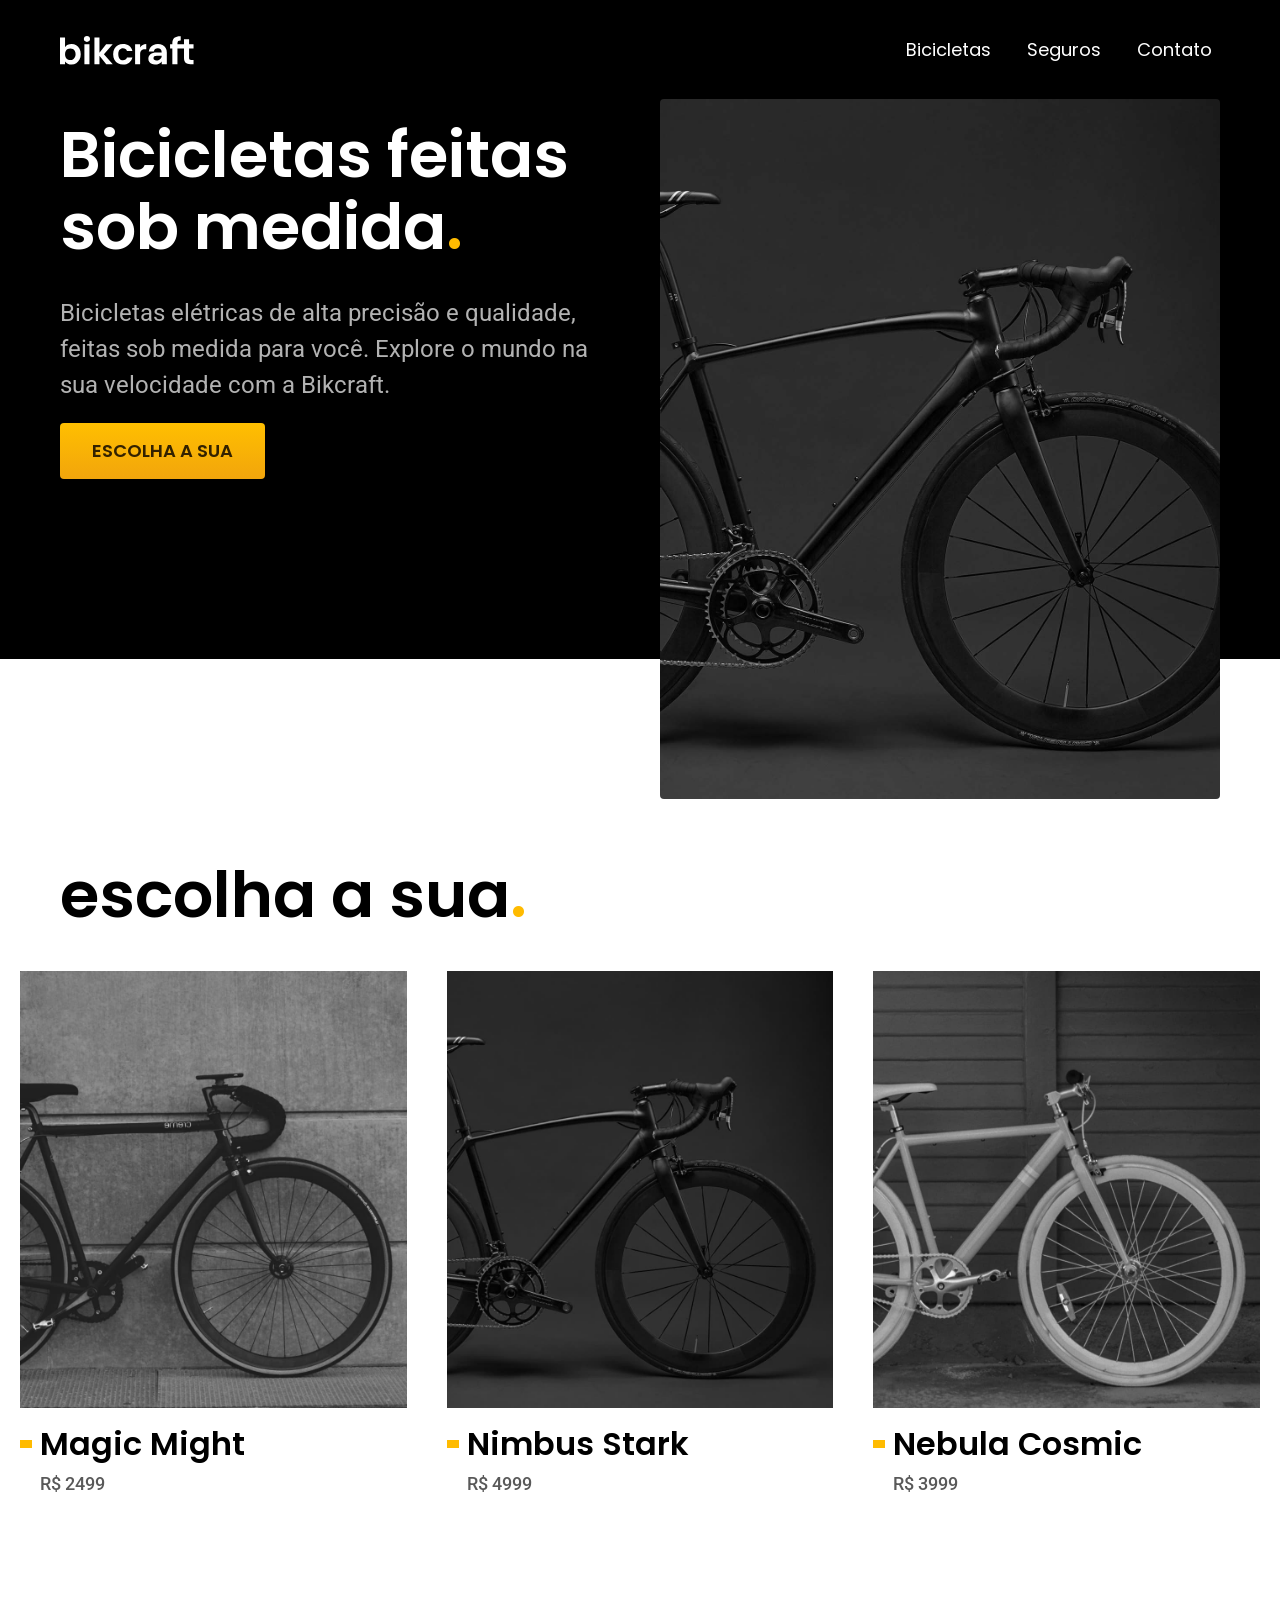
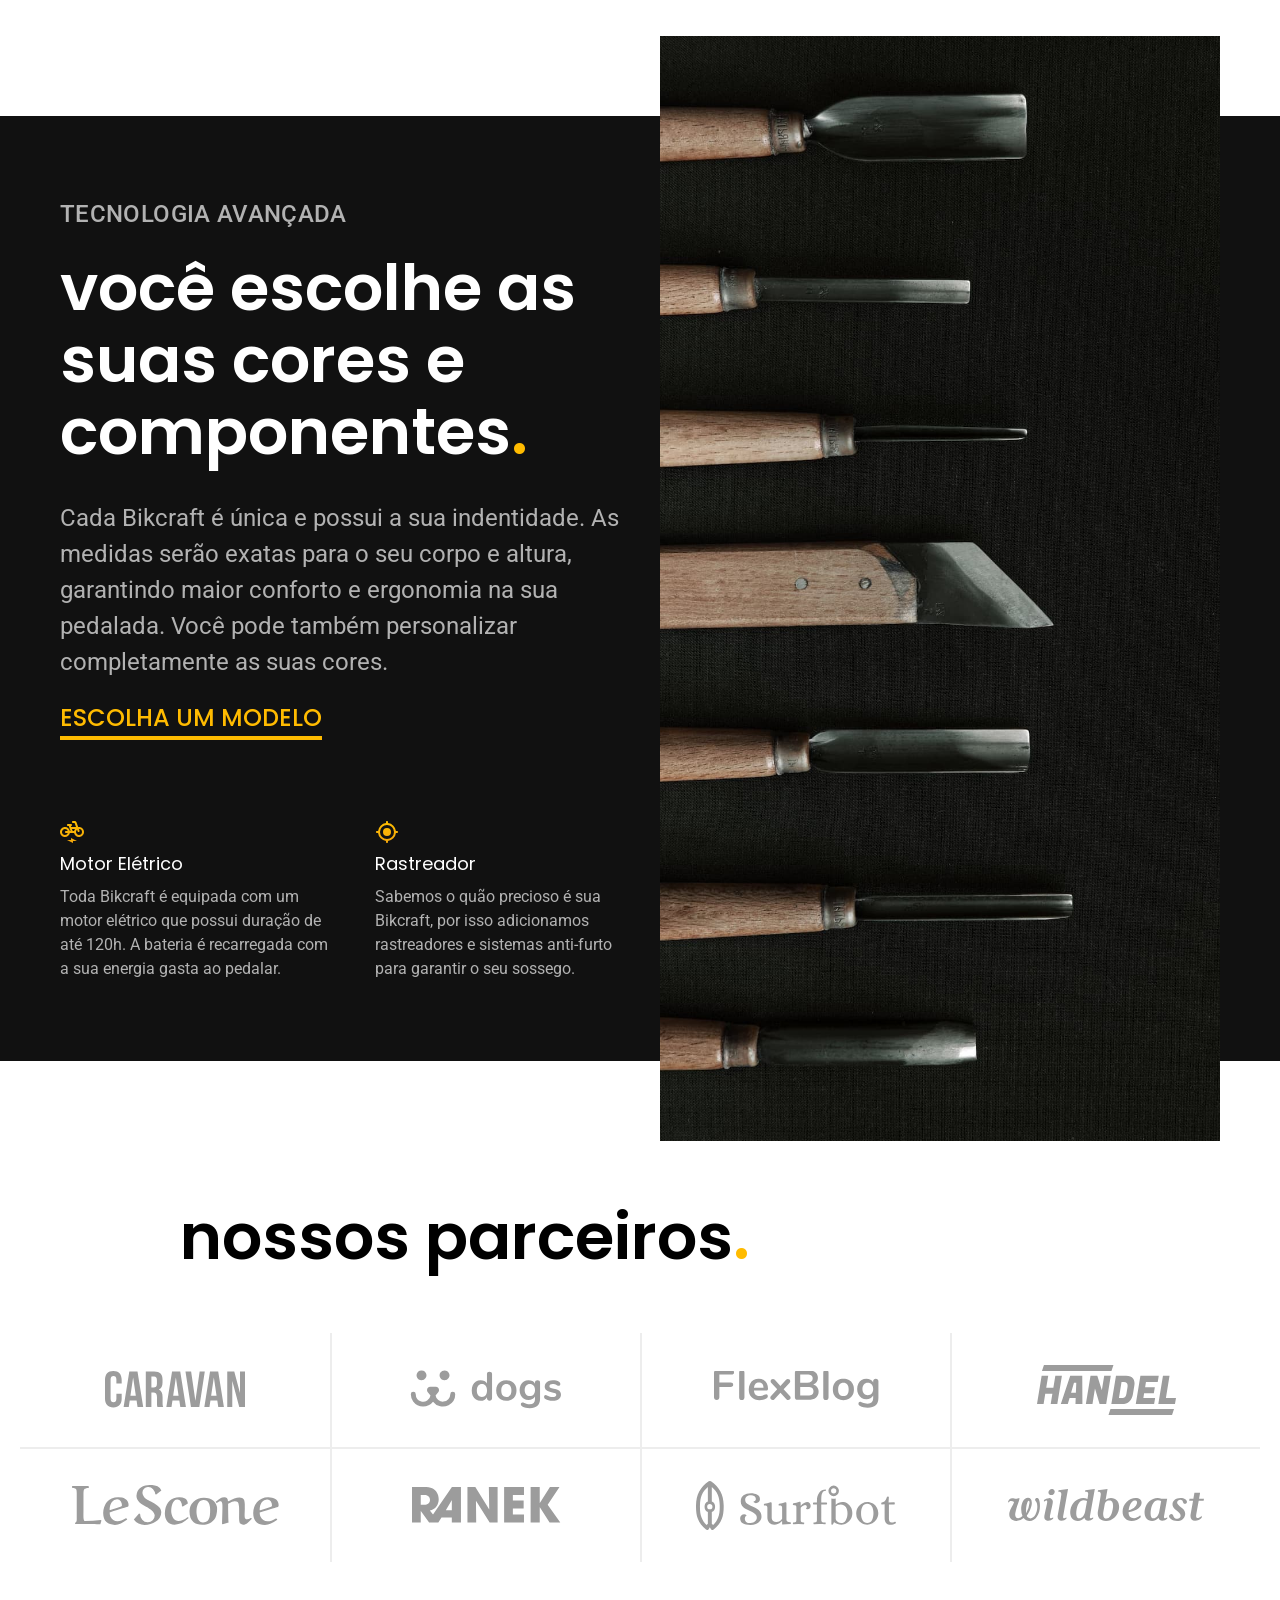
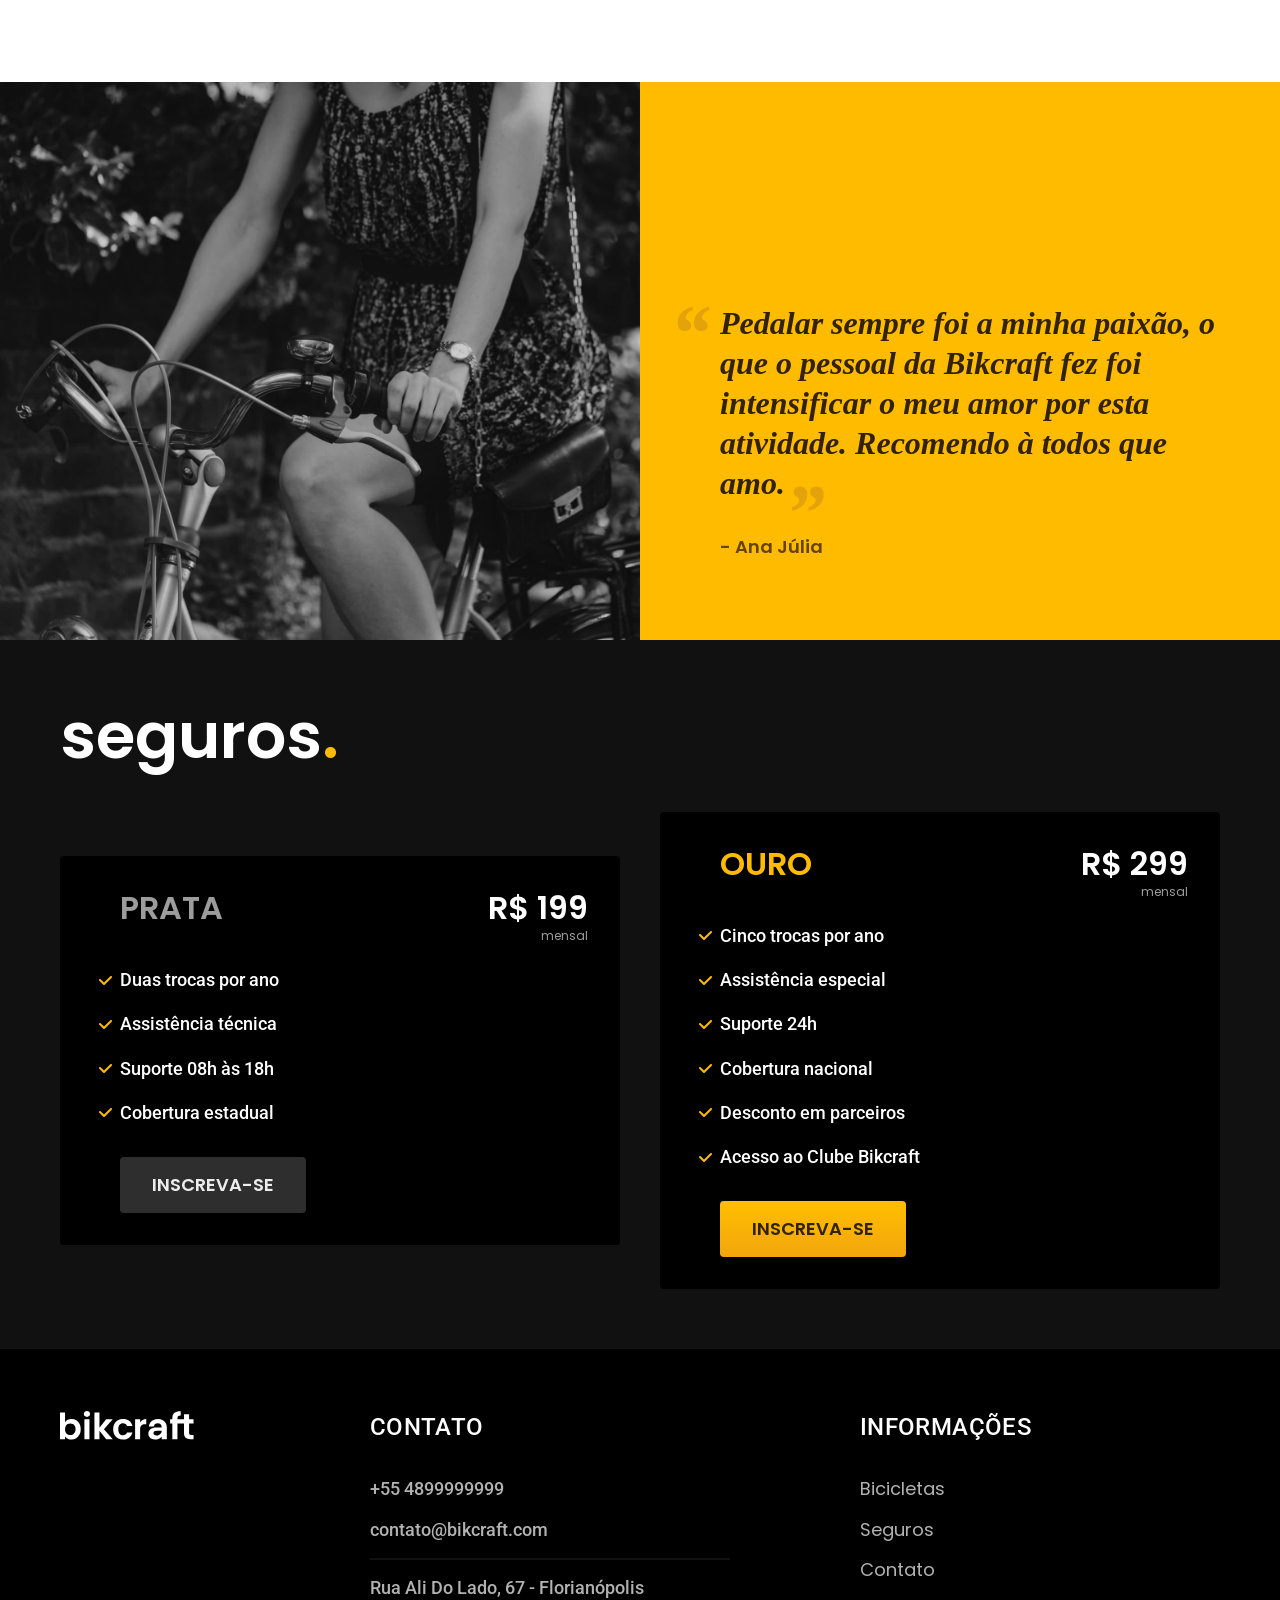
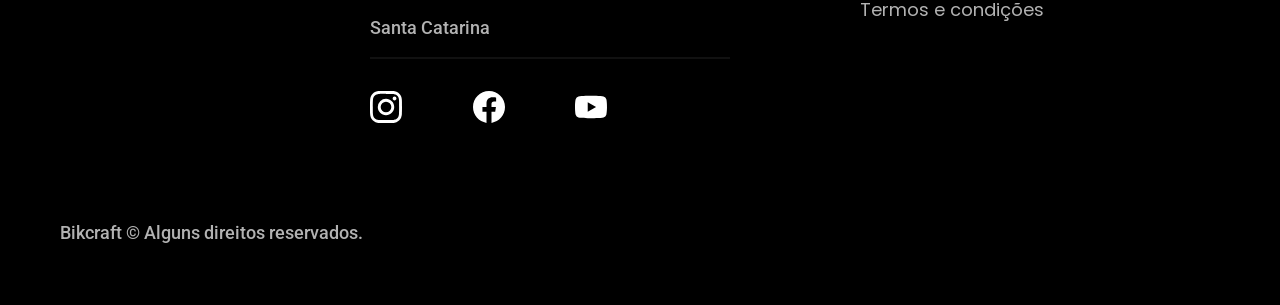
<file: index.html>
<!DOCTYPE html>
<html lang="pt-br">

<head>
  <meta charset="UTF-8">
  <meta name="viewport" content="width=device-width, initial-scale=1.0">
  <title>Bikcraft - Bicicletas Elétricas</title>
  <meta name="drescription" content="Bicicletas elétricas de alta precisão e qualidade, feitas sob medida para o cliente. Explore o mundo na sua velocidade com a Bikcarft">
  <link rel="stylesheet" href="./css/style.css">
  <link rel="preconnect" href="https://fonts.googleapis.com">
  <link rel="preconnect" href="https://fonts.gstatic.com" crossorigin>
  <link href="https://fonts.googleapis.com/css2?family=Poppins:ital,wght@0,100;0,200;0,300;0,400;0,500;0,600;0,700;0,800;0,900;1,100;1,200;1,300;1,400;1,500;1,600;1,700;1,800;1,900&family=Roboto:ital,wght@0,100..900;1,100..900&display=swap" rel="stylesheet">
</head>

<body>
  <header class="header-bg">
    <div class="header">
      <a href="./index.html"><img src="./img/bikcraft.svg" alt="Bikcraft"></a>
      <nav aria-label="primaria">
        <ul class="header-menu">
          <li> <a href="./bicicletas.html">Bicicletas</a> </li>
          <li> <a href="./seguros.html">Seguros</a> </li>
          <li> <a href="./contato.html">Contato</a> </li>
        </ul>
      </nav>
    </div>
  </header>

  <main class="introducao-bg">
    <div class="introducao">
      <div class="introducao-conteudo">
        <h1 class="font-1-xxl">Bicicletas feitas sob medida<span>.</span></h1>
        <p class="font-2-l">Bicicletas elétricas de alta precisão e qualidade, feitas sob medida para você. Explore o mundo na sua velocidade com a Bikcraft.</p>
        <a class="botao" href="./bicicletas.html">Escolha a sua</a>
      </div>
      <div> <img src="./img/fotos/introducao.jpg" alt="Bicicleta elétrica preta">
      </div>
    </div>
  </main>
  <article class="bicicletas-lista">
    <h2 class="font-1-xxl"> escolha a sua<span class="cor-p1">.</span></h2>
    <ul>
      <li> <a href="./bicicletas/magic.html"> <img src="./img/bicicletas/magic-home.jpg" alt="Bicicleta Preta">
          <h3 class="font-1-xl">Magic Might</h3>
          <span class="font-2-m cor-8">R$ 2499</span>
        </a>
      </li>
      <li> <a href="./bicicletas/nimbus.html"> <img src="./img/bicicletas/nimbus-home.jpg" alt="Bicicleta Preta">
          <h3 class="font-1-xl">Nimbus Stark</h3>
          <span class="font-2-m cor-8">R$ 4999</span>
        </a> </li>
      <li><a href="./bicicletas/Nebula.html"> <img src="./img/bicicletas/nebula-home.jpg" alt="Bicicleta Preta">
          <h3 class="font-1-xl">Nebula Cosmic</h3>
          <span class="font-2-m cor-8">R$ 3999</span>
        </a></li>
    </ul>
  </article>
  <article class="tecnologia-bg">
    <div class="tecnologia container">
      <div class="tecnologia-conteudo">
        <span class="font-2-l-b cor-5">Tecnologia Avançada</span>
        <h2 class="font-1-xxl cor-0">você escolhe as suas cores e componentes<span class="cor-p1">.</span></h2>
        <p class="font-2-l cor-5">Cada Bikcraft é única e possui a sua indentidade. As medidas serão exatas para o seu corpo e altura, garantindo maior conforto e ergonomia na sua pedalada. Você pode também personalizar completamente as suas cores.</p>
        <a class=" link" href="./bicicletas.html">Escolha um modelo</a>
        <div class="tecnologia-vantagens">
          <div>
            <img src="./img/icones/eletrica.svg" alt="">
            <h3 class="font-1-m cor-0">Motor Elétrico</h3>
            <p class="font-2-s cor-5">Toda Bikcraft é equipada com um motor elétrico que possui duração de até 120h. A bateria é recarregada com a sua energia gasta ao pedalar.</p>
          </div>
          <div>
            <img src="./img/icones/rastreador.svg" alt="">
            <h3 class="font-1-m cor-0">Rastreador</h3>
            <p class="font-2-s cor-5">Sabemos o quão precioso é sua Bikcraft, por isso adicionamos rastreadores e sistemas anti-furto para garantir o seu sossego.</p>
          </div>
        </div>
      </div>
      <div class="tecnologia-imagem">
        <img src="./img/fotos/tecnologia.jpg" alt="">
      </div>
    </div>
  </article>
  <section class="parceiros" aria-label="nossos parceiros">
    <h2 class="font-1-xxl ">nossos parceiros<span class="cor-p1">.</span></h2>
    <ul>
      <li><img src="./img/parceiros/caravan.svg" alt="Caravan"></li>
      <li><img src="./img/parceiros/dogs.svg" alt="Dogs"></li>
      <li><img src="./img/parceiros/flexblog.svg" alt="Flexblog"></li>
      <li><img src="./img/parceiros/handel.svg" alt="Handel"></li>
      <li><img src="./img/parceiros/lescone.svg" alt="Lescone"></li>
      <li><img src="./img/parceiros/ranek.svg" alt="Ranek"></li>
      <li><img src="./img/parceiros/surfbot.svg" alt="Surfboat"></li>
      <li><img src="./img/parceiros/wildbeast.svg" alt="Wildbeast"></li>
    </ul>
  </section>
  <section class="depoimento" aria-label="Depoimento">
    <div>
      <img src="./img/fotos/depoimento.jpg" alt="pessoa pedalando uma bicicleta bikcraft">
    </div>
    <div class="depoimento-conteudo">
      <blockquote class="font-1-xl cor-p5">
        <p>Pedalar sempre foi a minha paixão, o que o pessoal da Bikcraft fez foi intensificar o meu amor por esta atividade. Recomendo à todos que amo. </p>
      </blockquote>
      <span class="font-1-m-b cor-p4"> - Ana Júlia</span>
    </div>
  </section>
  <article class="seguros-bg">
    <div class="seguros container">
      <h2 class="font-1-xxl cor-0">seguros<span class="cor-p1">.</span></h2>
      <div class="seguros-item">
        <h3 class="font-1-xl cor-6">PRATA</h3>
        <span class="font-1-xl cor-0">R$ 199 <span class="font-1-xs cor-6">mensal</span></span>
        <ul class="font-2-m cor-0">
          <li>Duas trocas por ano</li>
          <li>Assistência técnica</li>
          <li>Suporte 08h às 18h</li>
          <li>Cobertura estadual</li>
        </ul>
        <a class="botao secundario" href="./orcamento.html">Inscreva-se</a>
      </div>
      <div class="seguros-item">
        <h3 class="font-1-xl cor-p1">OURO</h3>
        <span class="font-1-xl cor-0">R$ 299 <span class="font-1-xs cor-6">mensal</span></span>
        <ul class="font-2-m cor-0">
          <li>Cinco trocas por ano</li>
          <li>Assistência especial</li>
          <li>Suporte 24h</li>
          <li>Cobertura nacional</li>
          <li>Desconto em parceiros</li>
          <li>Acesso ao Clube Bikcraft</li>
        </ul>
        <a class="botao" href="./orcamento.html">Inscreva-se</a>
      </div>
    </div>
  </article>

  <footer class="footer-bg">
    <div class="footer container">
      <img src="/img/bikcraft.svg" alt="Bikcraft">
      <div class="footer-contato">
        <h3 class="font-2-l-b cor-0">Contato</h3>
        <ul class="font-2-m cor-5">
          <li><a href="tel:+55489999999">+55 4899999999</a></li>
          <li><a href="mailto:contato@bikcraft.com">contato@bikcraft.com</a></li>
          <li>Rua Ali Do Lado, 67 - Florianópolis</li>
          <li>Santa Catarina</li>
        </ul>
        <div class="footer-redes">
          <a href="./"><img src="./img/redes/instagram.svg" alt="">Instagram</a>
          <a href="./"><img src="./img/redes/facebook.svg" alt="">Facebook</a>
          <a href="./"><img src="./img/redes/youtube.svg" alt="">Youtube</a>
        </div>
      </div>
      <div class="footer-informacoes">
        <h3 class="font-2-l-b cor-0">Informações</h3>
        <nav>
          <ul class="font-1-m cor-5">
            <li> <a href="./bicicletas.html">Bicicletas</a> </li>
            <li> <a href="./seguros.html">Seguros</a> </li>
            <li> <a href="./contato.html">Contato</a> </li>
            <li> <a href="./termos.html">Termos e condições</a> </li>

          </ul>
        </nav>
      </div>
      <p class="footer-copy font-2-m cor-5">Bikcraft © Alguns direitos reservados.</p>
    </div>
  </footer>
</body>

</html>
</file>
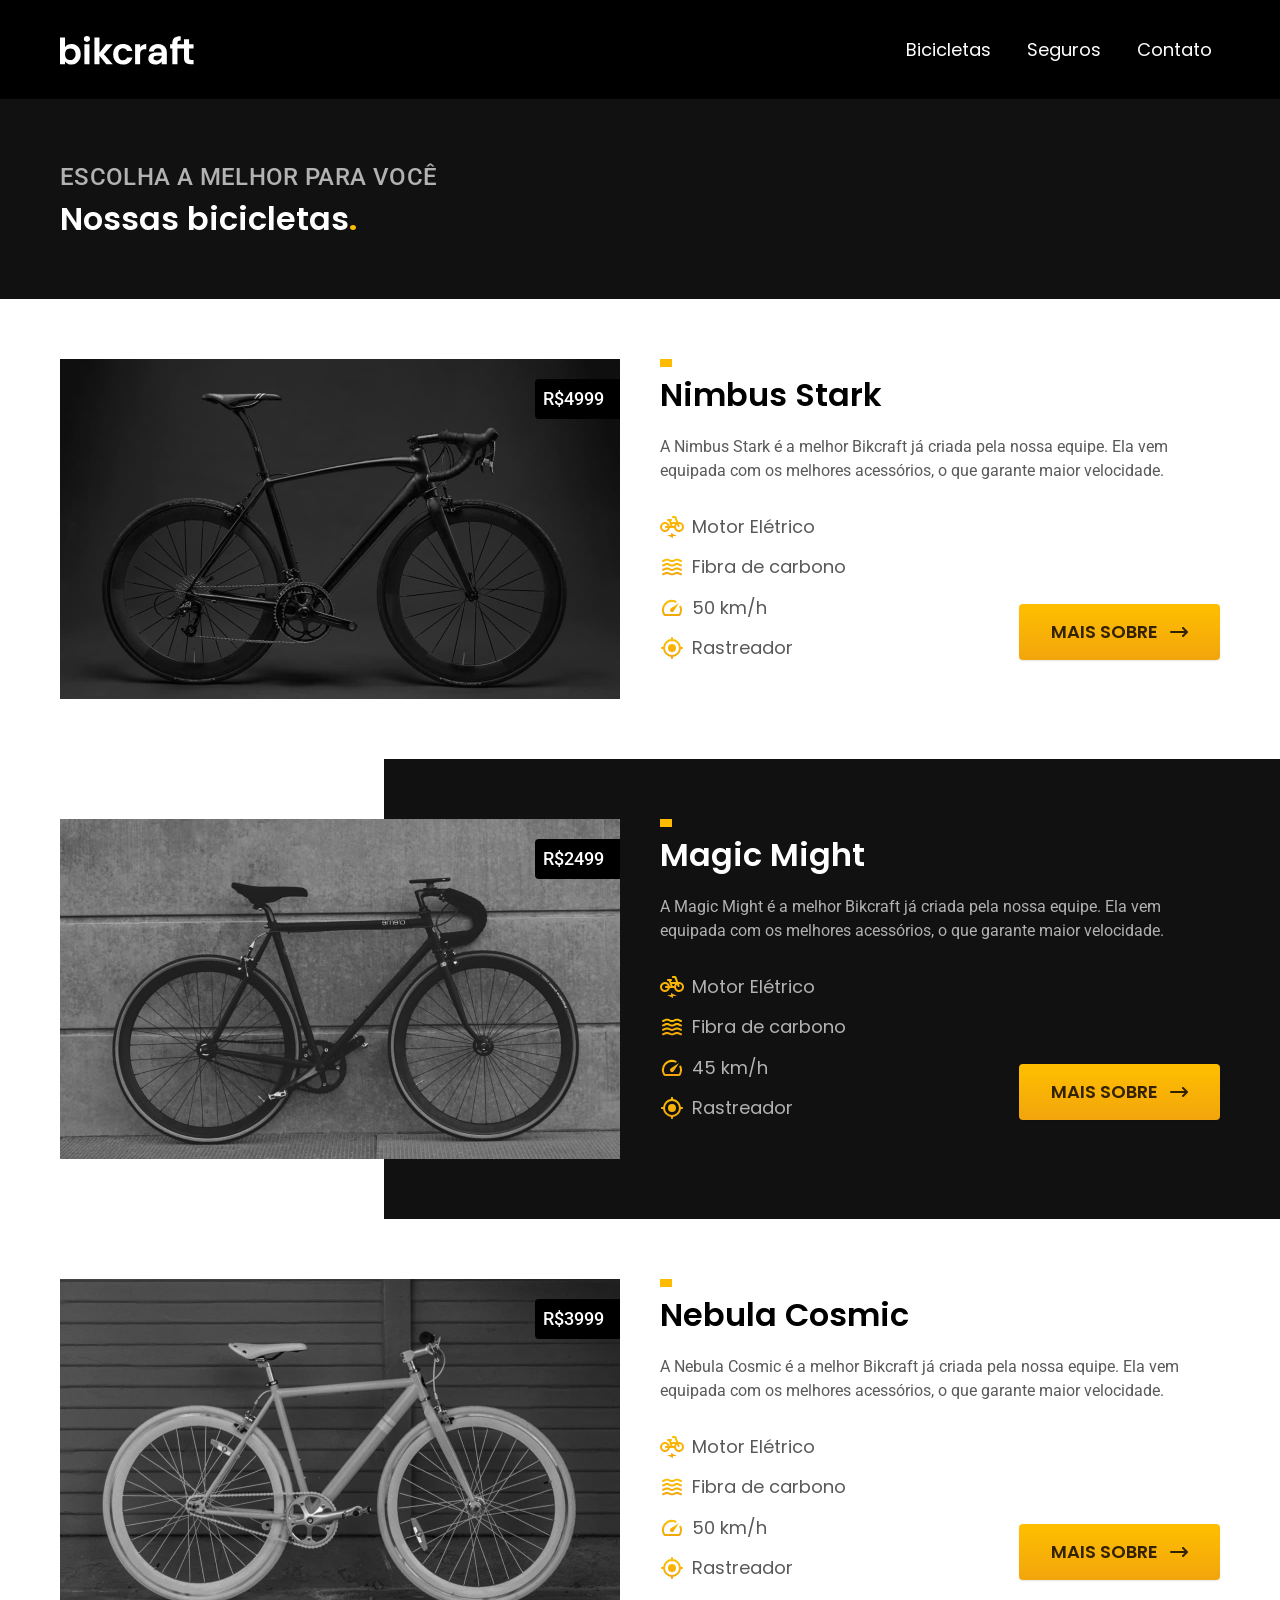
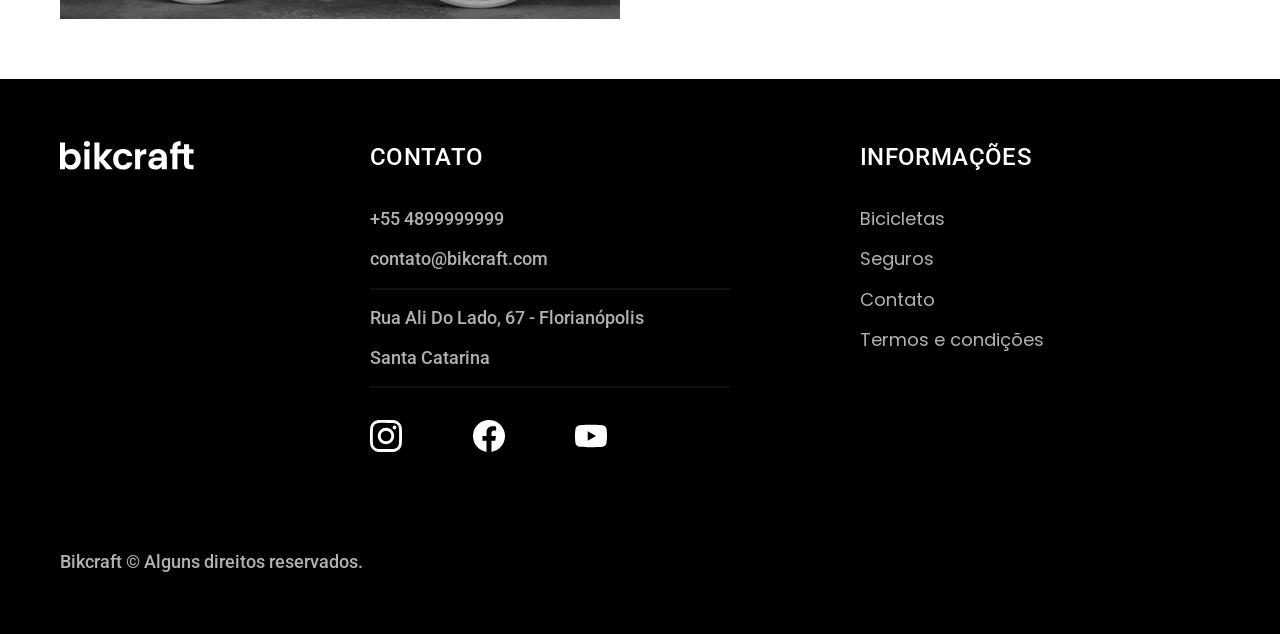
<file: bicicletas.html>
<!DOCTYPE html>
<html lang="pt-br">

<head>
  <meta charset="UTF-8">
  <meta name="viewport" content="width=device-width, initial-scale=1.0">
  <title>Bicicletas | Bikcraft </title>
  <meta name="drescription" content="Termos e Condições">
  <link rel="stylesheet" href="./css/style.css">
  <link rel="preconnect" href="https://fonts.googleapis.com">
  <link rel="preconnect" href="https://fonts.gstatic.com" crossorigin>
  <link href="https://fonts.googleapis.com/css2?family=Poppins:ital,wght@0,100;0,200;0,300;0,400;0,500;0,600;0,700;0,800;0,900;1,100;1,200;1,300;1,400;1,500;1,600;1,700;1,800;1,900&family=Roboto:ital,wght@0,100..900;1,100..900&display=swap" rel="stylesheet">
</head>

<body id="bicicletas">
  <header class="header-bg">
    <div class="header">
      <a href="./index.html"><img src="./img/bikcraft.svg" alt="Bikcraft"></a>
      <nav aria-label="primaria">
        <ul class="header-menu">
          <li> <a href="./bicicletas.html">Bicicletas</a> </li>
          <li> <a href="./seguros.html">Seguros</a> </li>
          <li> <a href="./contato.html">Contato</a> </li>
        </ul>
      </nav>
    </div>
  </header>

  <main>
    <div class="titulo-bg">
      <div class="titulo container">
        <p class="font-2-l-b cor-5">Escolha a melhor para você</p>
        <h1 class="font-1-xl cor-0">Nossas bicicletas<span class="cor-p1">.</span></h1>
      </div>
    </div>

    <div class="bicicletas-bg">
      <div class="bicicletas container">
        <div class="bicicletas-imagem">
          <img src="./img/bicicletas/nimbus.jpg" alt="Bicicleta Preta">
          <span class="font-2-m cor-0">R$4999</span>
        </div>
        <div class="bicicletas-conteudo">
          <h2 class="font-1-xl">Nimbus Stark</h2>
          <p class="font-2-s cor-8">A Nimbus Stark é a melhor Bikcraft já criada pela nossa equipe. Ela vem equipada com os melhores acessórios, o que garante maior velocidade.</p>
          <ul class="font-1-m cor-8">
            <li><img src="./img/icones/eletrica.svg" alt="">Motor Elétrico</li>
            <li><img src="./img/icones/carbono.svg" alt="">Fibra de carbono </li>
            <li><img src="./img/icones/velocidade.svg" alt="">50 km/h </li>
            <li><img src="./img/icones/rastreador.svg" alt="">Rastreador </li>
          </ul>
          <a class="botao seta" href="./bicicletas/nimbus.html">Mais Sobre</a>
        </div>
      </div>
    </div>

    <div class="bicicletas-bg">
      <div class="bicicletas container">
        <div class="bicicletas-imagem">
          <img src="./img/bicicletas/magic.jpg" alt="Bicicleta Preta">
          <span class="font-2-m cor-0">R$2499</span>
        </div>
        <div class="bicicletas-conteudo">
          <h2 class="font-1-xl cor-0">Magic Might</h2>
          <p class="font-2-s cor-5">A Magic Might é a melhor Bikcraft já criada pela nossa equipe. Ela vem equipada com os melhores acessórios, o que garante maior velocidade.</p>
          <ul class="font-1-m cor-5">
            <li><img src="./img/icones/eletrica.svg" alt="">Motor Elétrico</li>
            <li><img src="./img/icones/carbono.svg" alt="">Fibra de carbono </li>
            <li><img src="./img/icones/velocidade.svg" alt="">45 km/h </li>
            <li><img src="./img/icones/rastreador.svg" alt="">Rastreador </li>
          </ul>
          <a class="botao seta" href="./bicicletas/magic.html">Mais Sobre</a>
        </div>
      </div>
    </div>

    <div class="bicicletas-bg">
      <div class="bicicletas container">
        <div class="bicicletas-imagem">
          <img src="./img/bicicletas/nebula.jpg" alt="Bicicleta Preta">
          <span class="font-2-m cor-0">R$3999</span>
        </div>
        <div class="bicicletas-conteudo">
          <h2 class="font-1-xl">Nebula Cosmic</h2>
          <p class="font-2-s cor-8">A Nebula Cosmic é a melhor Bikcraft já criada pela nossa equipe. Ela vem equipada com os melhores acessórios, o que garante maior velocidade.</p>
          <ul class="font-1-m cor-8">
            <li><img src="./img/icones/eletrica.svg" alt="">Motor Elétrico</li>
            <li><img src="./img/icones/carbono.svg" alt="">Fibra de carbono </li>
            <li><img src="./img/icones/velocidade.svg" alt="">50 km/h </li>
            <li><img src="./img/icones/rastreador.svg" alt="">Rastreador </li>
          </ul>
          <a class="botao seta" href="./bicicletas/nebula.html">Mais Sobre</a>
        </div>
      </div>
    </div>

  </main>


  <footer class="footer-bg">
    <div class="footer container">
      <img src="/img/bikcraft.svg" alt="Bikcraft">
      <div class="footer-contato">
        <h3 class="font-2-l-b cor-0">Contato</h3>
        <ul class="font-2-m cor-5">
          <li><a href="tel:+55489999999">+55 4899999999</a></li>
          <li><a href="mailto:contato@bikcraft.com">contato@bikcraft.com</a></li>
          <li>Rua Ali Do Lado, 67 - Florianópolis</li>
          <li>Santa Catarina</li>
        </ul>
        <div class="footer-redes">
          <a href="./"><img src="./img/redes/instagram.svg" alt="">Instagram</a>
          <a href="./"><img src="./img/redes/facebook.svg" alt="">Facebook</a>
          <a href="./"><img src="./img/redes/youtube.svg" alt="">Youtube</a>
        </div>
      </div>
      <div class="footer-informacoes">
        <h3 class="font-2-l-b cor-0">Informações</h3>
        <nav>
          <ul class="font-1-m cor-5">
            <li> <a href="./bicicletas.html">Bicicletas</a> </li>
            <li> <a href="./seguros.html">Seguros</a> </li>
            <li> <a href="./contato.html">Contato</a> </li>
            <li> <a href="./termos.html">Termos e condições</a> </li>

          </ul>
        </nav>
      </div>
      <p class="footer-copy font-2-m cor-5">Bikcraft © Alguns direitos reservados.</p>
    </div>
  </footer>
</body>

</html>
</file>
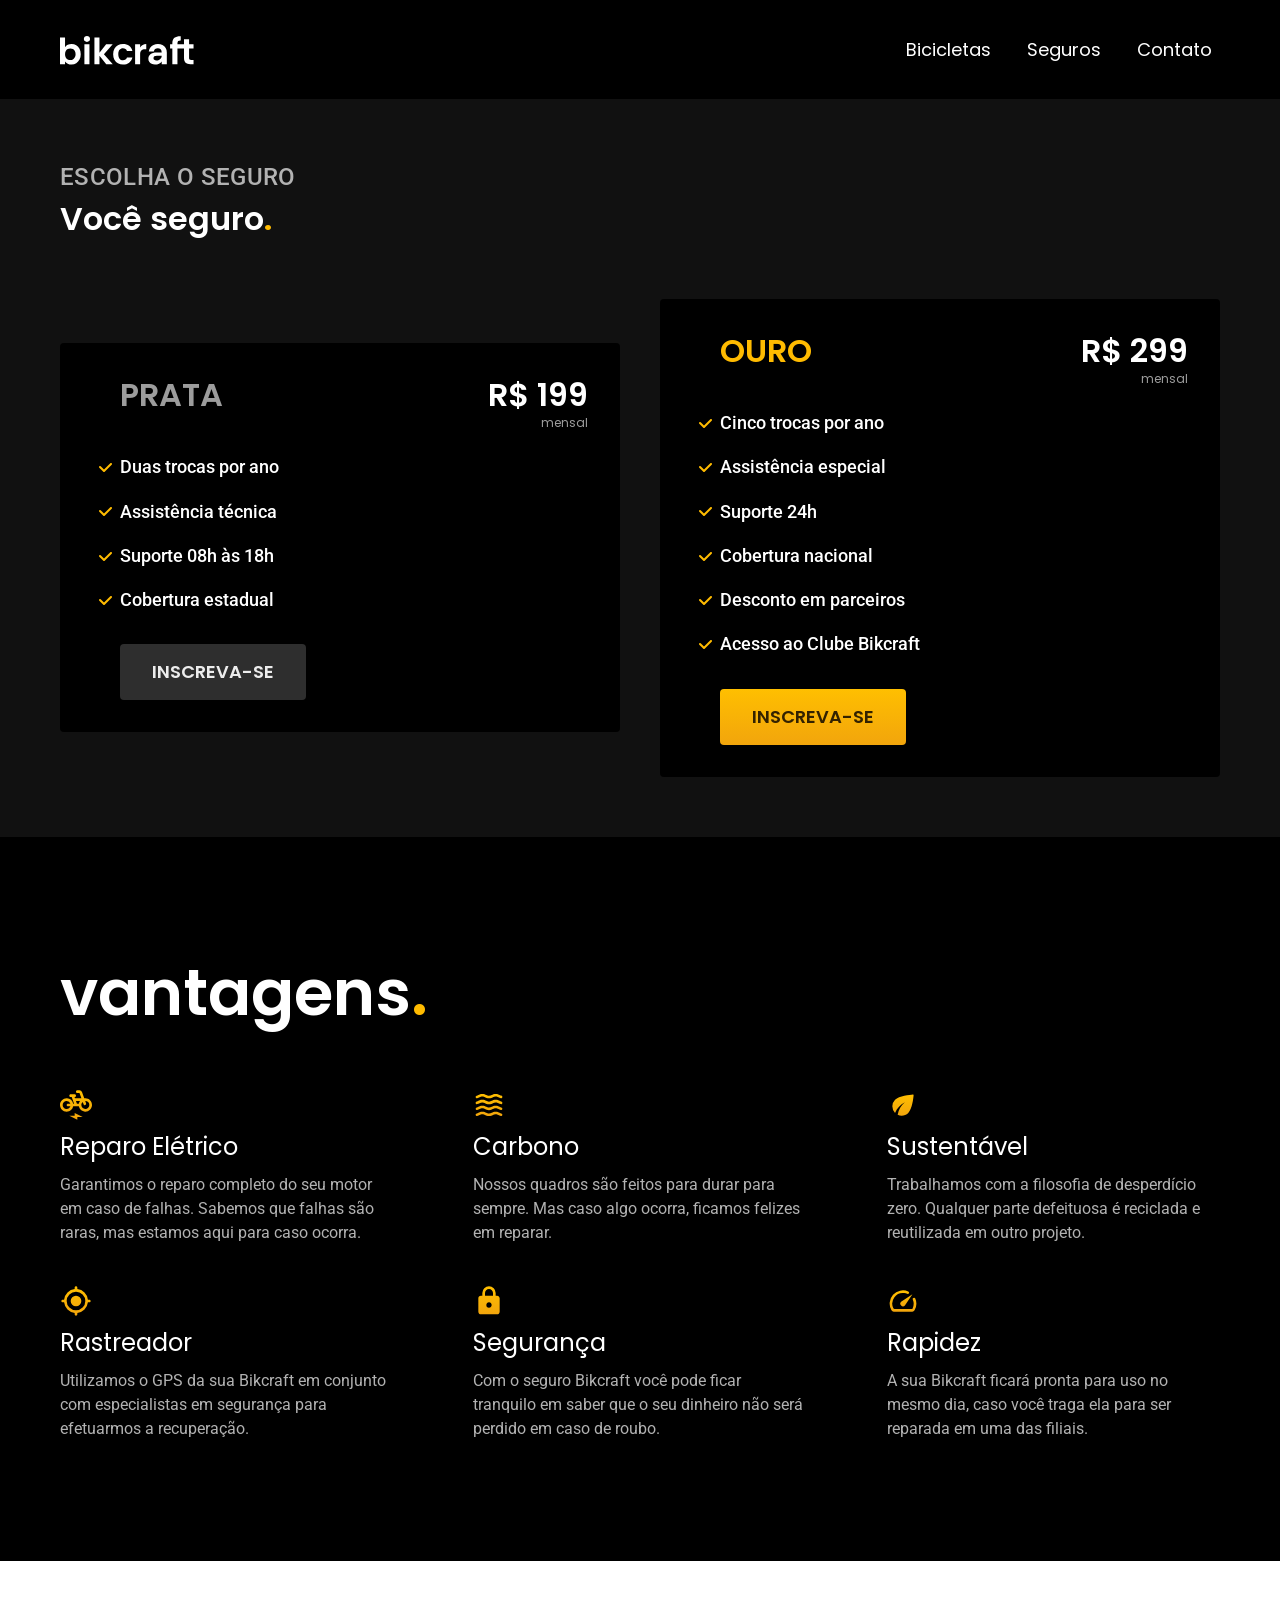
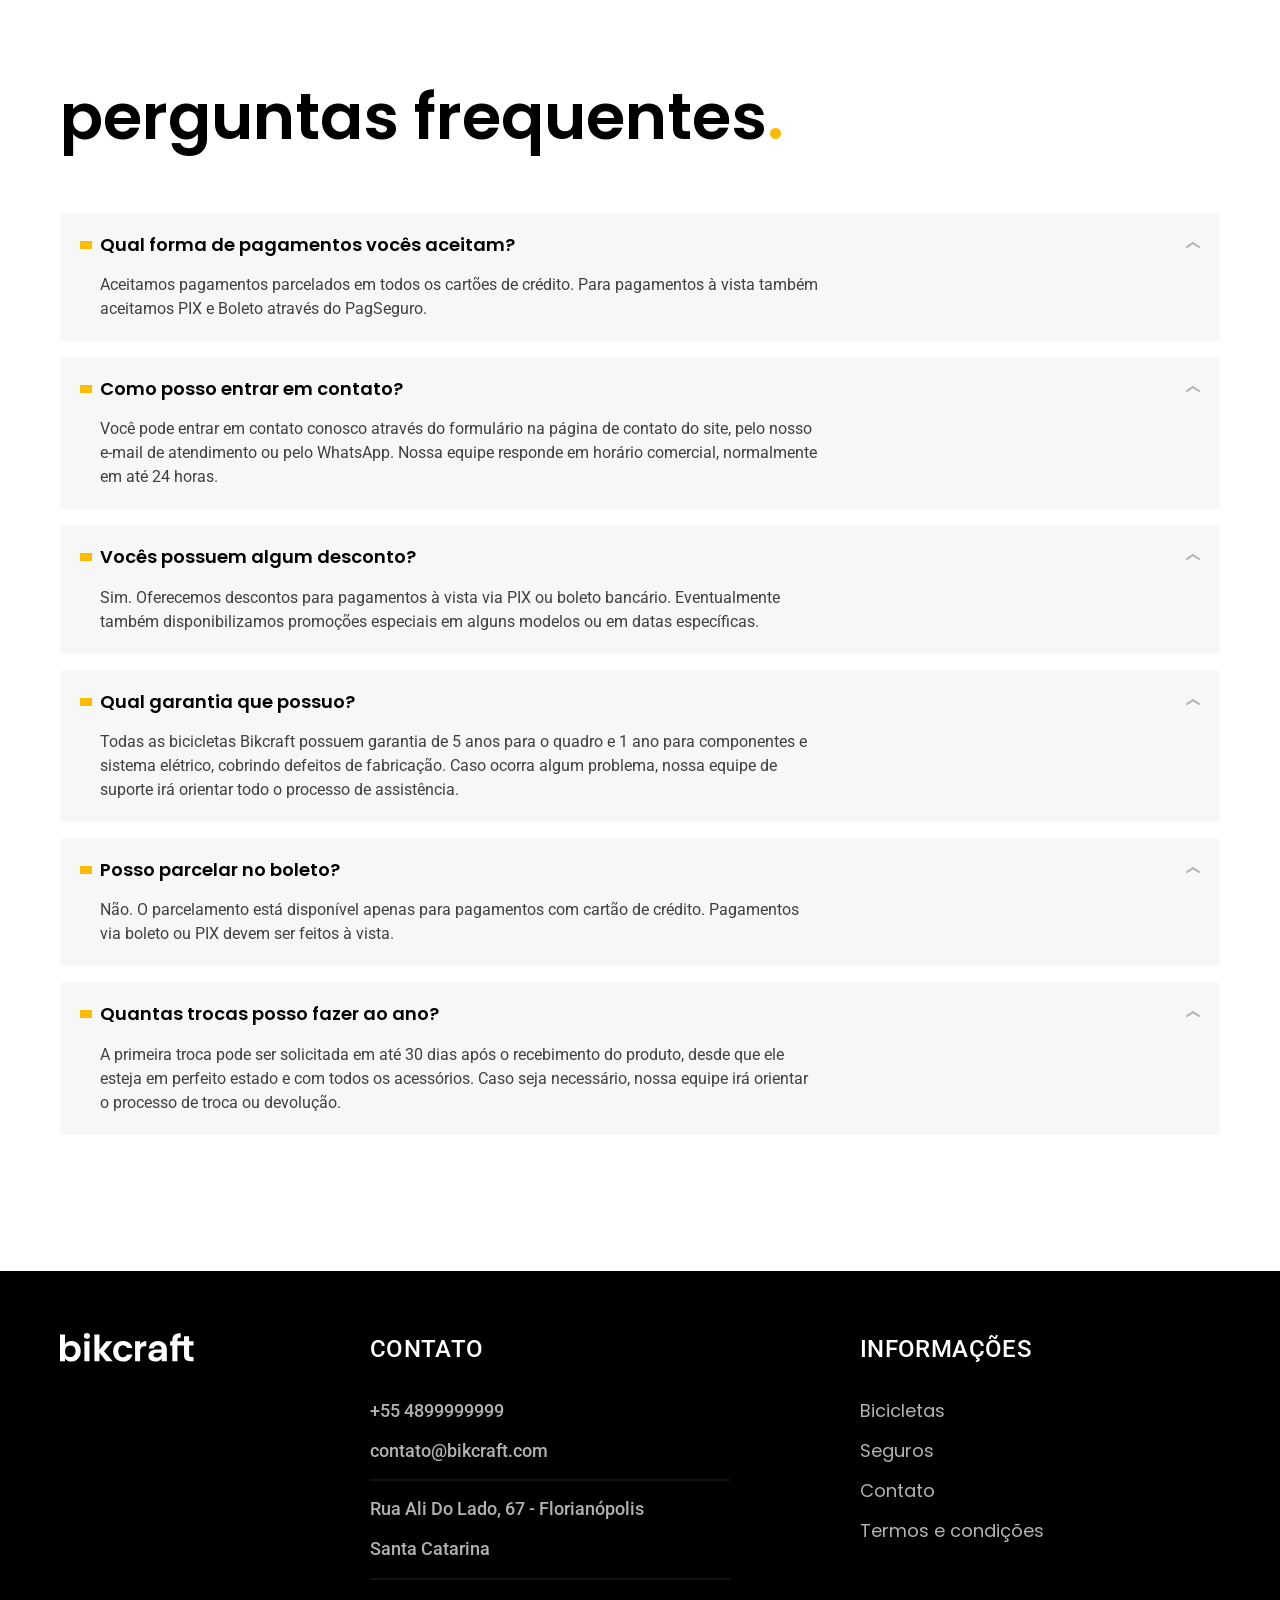
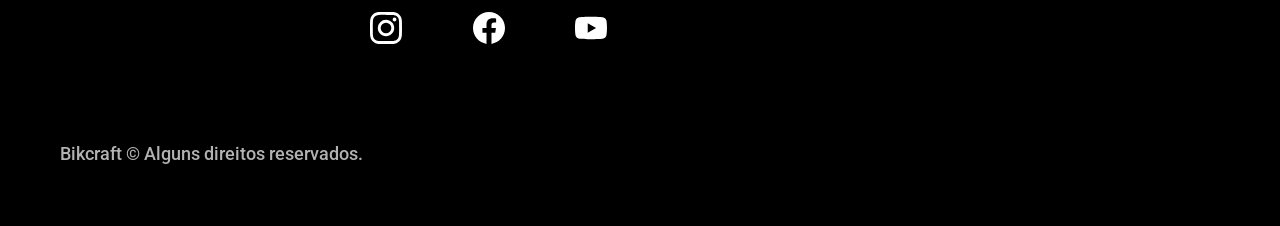
<file: seguros.html>
<!DOCTYPE html>
<html lang="pt-br">

<head>
  <meta charset="UTF-8">
  <meta name="viewport" content="width=device-width, initial-scale=1.0">
  <title>Seguros | Bikcraft</title>
  <meta name="drescription" content="Bicicletas elétricas de alta precisão e qualidade, feitas sob medida para o cliente. Explore o mundo na sua velocidade com a Bikcarft">
  <link rel="stylesheet" href="./css/style.css">
  <link rel="preconnect" href="https://fonts.googleapis.com">
  <link rel="preconnect" href="https://fonts.gstatic.com" crossorigin>
  <link href="https://fonts.googleapis.com/css2?family=Poppins:ital,wght@0,100;0,200;0,300;0,400;0,500;0,600;0,700;0,800;0,900;1,100;1,200;1,300;1,400;1,500;1,600;1,700;1,800;1,900&family=Roboto:ital,wght@0,100..900;1,100..900&display=swap" rel="stylesheet">
</head>

<body id="seguros">
  <header class="header-bg">
    <div class="header">
      <a href="./index.html"><img src="./img/bikcraft.svg" alt="Bikcraft"></a>
      <nav aria-label="primaria">
        <ul class="header-menu">
          <li> <a href="./bicicletas.html">Bicicletas</a> </li>
          <li> <a href="./seguros.html">Seguros</a> </li>
          <li> <a href="./contato.html">Contato</a> </li>
        </ul>
      </nav>
    </div>
  </header>

  <main class="seguros-bg">
    <div class="titulo-bg">
      <div class="titulo container">
        <p class="font-2-l-b cor-5">Escolha o seguro</p>
        <h1 class="font-1-xl cor-0">Você seguro<span class="cor-p1">.</span></h1>
      </div>
    </div>

    <div class="seguros container">

      <div class="seguros-item">
        <h3 class="font-1-xl cor-6">PRATA</h3>
        <span class="font-1-xl cor-0">R$ 199 <span class="font-1-xs cor-6">mensal</span></span>
        <ul class="font-2-m cor-0">
          <li>Duas trocas por ano</li>
          <li>Assistência técnica</li>
          <li>Suporte 08h às 18h</li>
          <li>Cobertura estadual</li>
        </ul>
        <a class="botao secundario" href="./orcamento.html">Inscreva-se</a>
      </div>
      <div class="seguros-item">
        <h3 class="font-1-xl cor-p1">OURO</h3>
        <span class="font-1-xl cor-0">R$ 299 <span class="font-1-xs cor-6">mensal</span></span>
        <ul class="font-2-m cor-0">
          <li>Cinco trocas por ano</li>
          <li>Assistência especial</li>
          <li>Suporte 24h</li>
          <li>Cobertura nacional</li>
          <li>Desconto em parceiros</li>
          <li>Acesso ao Clube Bikcraft</li>
        </ul>
        <a class="botao" href="./orcamento.html">Inscreva-se</a>
      </div>
    </div>
  </main>

  <article class="vantagens-bg">
    <div class="vantagens container">
      <h2 class="font-1-xxl cor-0">vantagens<span class="cor-p1">.</span></h2>
      <ul>
        <li>
          <img src="./img/icones/eletrica.svg" alt="">
          <h3 class="font-1-l cor-0">Reparo Elétrico</h3>
          <p class="font-2-s cor-5">Garantimos o reparo completo do seu motor em caso de falhas. Sabemos que falhas são raras, mas estamos aqui para caso ocorra.</p>
        </li>
        <li>
          <img src="./img/icones/carbono.svg" alt="">
          <h3 class="font-1-l cor-0">Carbono</h3>
          <p class="font-2-s cor-5">Nossos quadros são feitos para durar para sempre. Mas caso algo ocorra, ficamos felizes em reparar.</p>
        </li>
        <li>
          <img src="./img/icones/sustentavel.svg" alt="">
          <h3 class="font-1-l cor-0">Sustentável</h3>
          <p class="font-2-s cor-5">Trabalhamos com a filosofia de desperdício zero. Qualquer parte defeituosa é reciclada e reutilizada em outro projeto.</p>
        </li>
        <li>
          <img src="./img/icones/rastreador.svg" alt="">
          <h3 class="font-1-l cor-0">Rastreador</h3>
          <p class="font-2-s cor-5">Utilizamos o GPS da sua Bikcraft em conjunto com especialistas em segurança para efetuarmos a recuperação.</p>
        </li>
        <li>
          <img src="./img/icones/seguro.svg" alt="">
          <h3 class="font-1-l cor-0">Segurança</h3>
          <p class="font-2-s cor-5">Com o seguro Bikcraft você pode ficar tranquilo em saber que o seu dinheiro não será perdido em caso de roubo.</p>
        </li>
        <li>
          <img src="./img/icones/velocidade.svg" alt="">
          <h3 class="font-1-l cor-0">Rapidez</h3>
          <p class="font-2-s cor-5">A sua Bikcraft ficará pronta para uso no mesmo dia, caso você traga ela para ser reparada em uma das filiais.</p>
        </li>
      </ul>
    </div>
  </article>

  <article class="perguntas container">
    <h2 class="font-1-xxl ">perguntas frequentes<span class="cor-p1">.</span></h2>

    <dl>
      <div>
        <dt class="font-1-m-b">Qual forma de pagamentos vocês aceitam?</dt>
        <dd class="font-2-s cor-9">Aceitamos pagamentos parcelados em todos os cartões de crédito. Para pagamentos à vista também aceitamos PIX e Boleto através do PagSeguro.</dd>
      </div>
    </dl>
    <dl>
      <div>
        <dt class="font-1-m-b">Como posso entrar em contato?</dt>
        <dd class="font-2-s cor-9">Você pode entrar em contato conosco através do formulário na página de contato do site, pelo nosso e-mail de atendimento ou pelo WhatsApp. Nossa equipe responde em horário comercial, normalmente em até 24 horas.</dd>
      </div>
    </dl>
    <dl>
      <div>
        <dt class="font-1-m-b">Vocês possuem algum desconto?</dt>
        <dd class="font-2-s cor-9">Sim. Oferecemos descontos para pagamentos à vista via PIX ou boleto bancário. Eventualmente também disponibilizamos promoções especiais em alguns modelos ou em datas específicas.</dd>
      </div>
    </dl>
    <dl>
      <div>
        <dt class="font-1-m-b">Qual garantia que possuo?</dt>
        <dd class="font-2-s cor-9">Todas as bicicletas Bikcraft possuem garantia de 5 anos para o quadro e 1 ano para componentes e sistema elétrico, cobrindo defeitos de fabricação. Caso ocorra algum problema, nossa equipe de suporte irá orientar todo o processo de assistência.</dd>
      </div>
    </dl>
    <dl>
      <div>
        <dt class="font-1-m-b">Posso parcelar no boleto?</dt>
        <dd class="font-2-s cor-9">Não. O parcelamento está disponível apenas para pagamentos com cartão de crédito. Pagamentos via boleto ou PIX devem ser feitos à vista.</dd>
      </div>
    </dl>
    <dl>
      <div>
        <dt class="font-1-m-b">Quantas trocas posso fazer ao ano?</dt>
        <dd class="font-2-s cor-9">A primeira troca pode ser solicitada em até 30 dias após o recebimento do produto, desde que ele esteja em perfeito estado e com todos os acessórios. Caso seja necessário, nossa equipe irá orientar o processo de troca ou devolução.</dd>
      </div>
    </dl>
  </article>

  <footer class="footer-bg">
    <div class="footer container">
      <img src="/img/bikcraft.svg" alt="Bikcraft">
      <div class="footer-contato">
        <h3 class="font-2-l-b cor-0">Contato</h3>
        <ul class="font-2-m cor-5">
          <li><a href="tel:+55489999999">+55 4899999999</a></li>
          <li><a href="mailto:contato@bikcraft.com">contato@bikcraft.com</a></li>
          <li>Rua Ali Do Lado, 67 - Florianópolis</li>
          <li>Santa Catarina</li>
        </ul>
        <div class="footer-redes">
          <a href="./"><img src="./img/redes/instagram.svg" alt="">Instagram</a>
          <a href="./"><img src="./img/redes/facebook.svg" alt="">Facebook</a>
          <a href="./"><img src="./img/redes/youtube.svg" alt="">Youtube</a>
        </div>
      </div>
      <div class="footer-informacoes">
        <h3 class="font-2-l-b cor-0">Informações</h3>
        <nav>
          <ul class="font-1-m cor-5">
            <li> <a href="./bicicletas.html">Bicicletas</a> </li>
            <li> <a href="./seguros.html">Seguros</a> </li>
            <li> <a href="./contato.html">Contato</a> </li>
            <li> <a href="./termos.html">Termos e condições</a> </li>

          </ul>
        </nav>
      </div>
      <p class="footer-copy font-2-m cor-5">Bikcraft © Alguns direitos reservados.</p>
    </div>
  </footer>
</body>

</html>
</file>
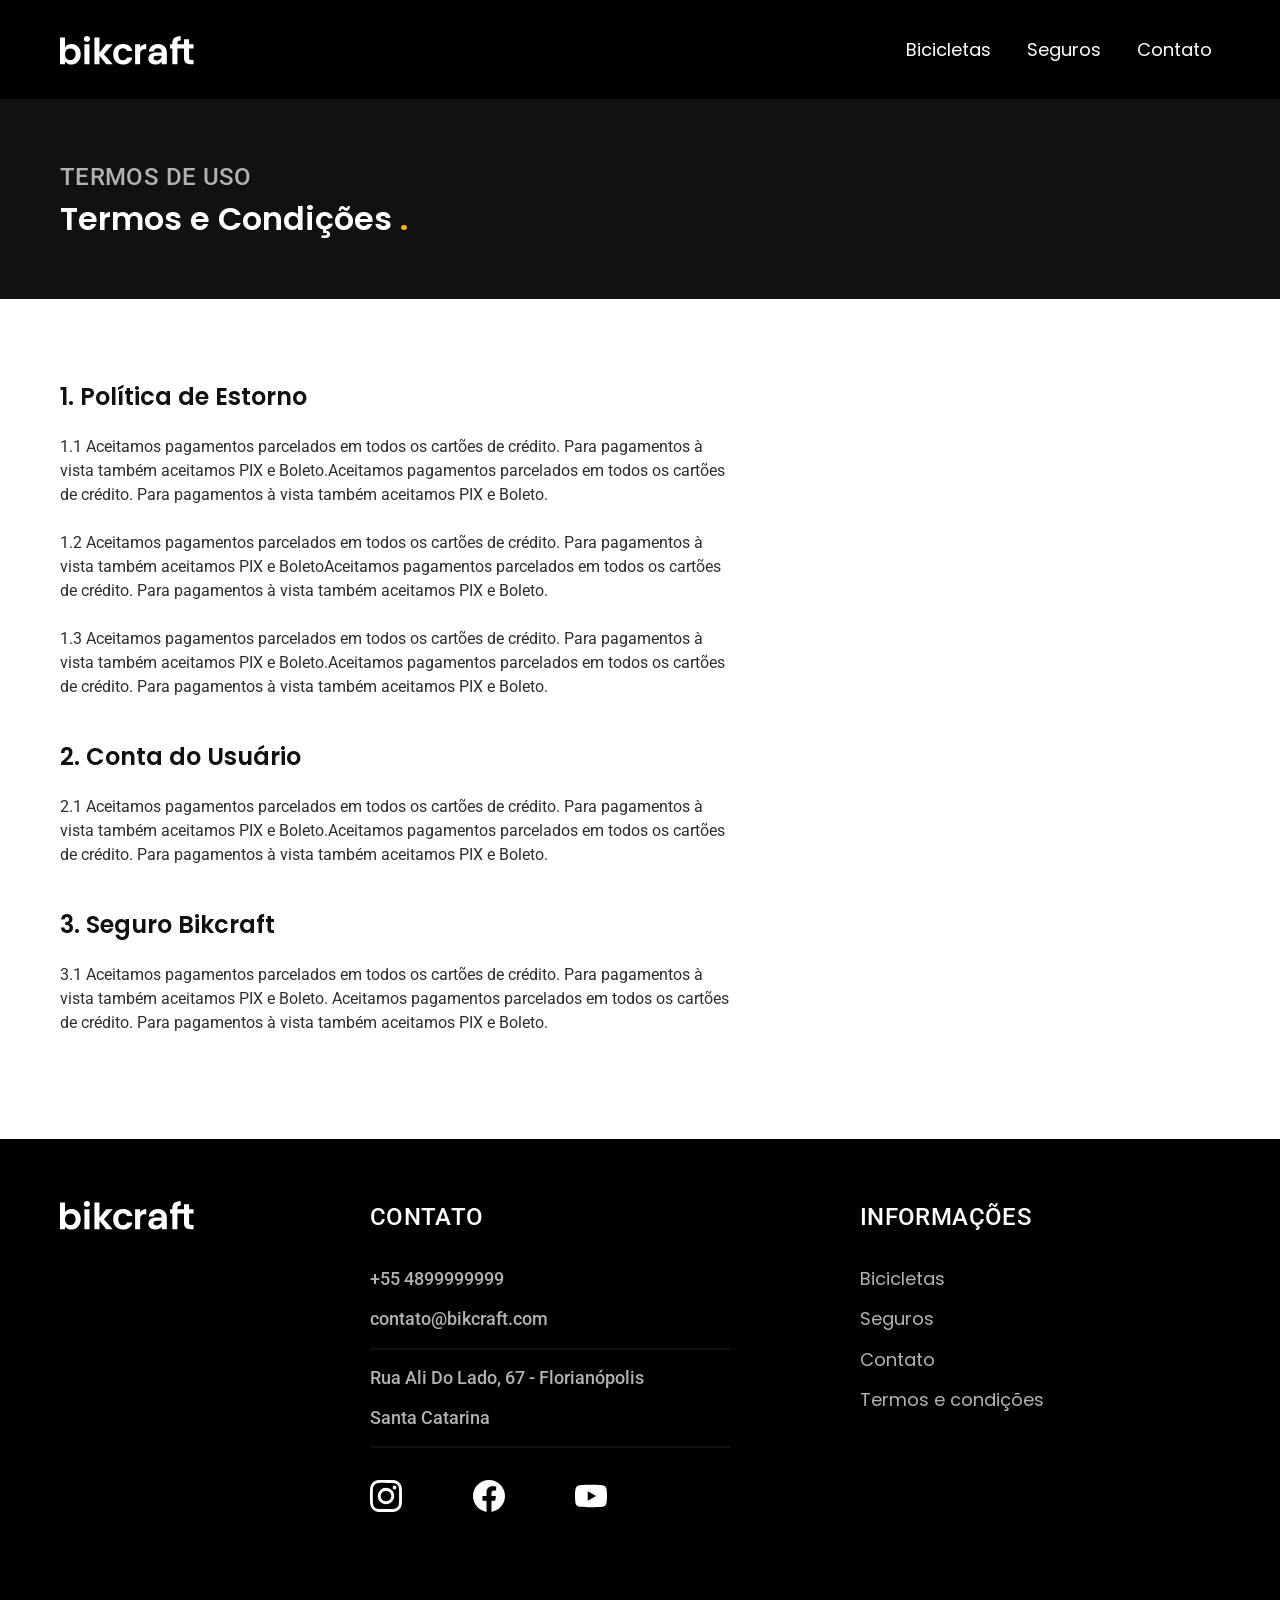
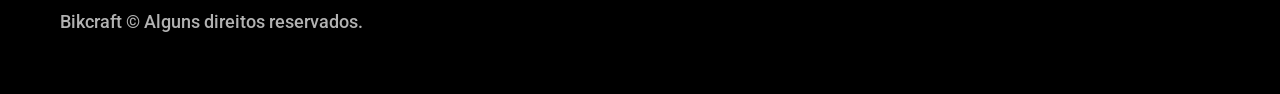
<file: termos.html>
<!DOCTYPE html>
<html lang="pt-br">

<head>
  <meta charset="UTF-8">
  <meta name="viewport" content="width=device-width, initial-scale=1.0">
  <title>Termos e Condições | Bikcraft </title>
  <meta name="drescription" content="Termos e Condições">
  <link rel="stylesheet" href="./css/style.css">
  <link rel="preconnect" href="https://fonts.googleapis.com">
  <link rel="preconnect" href="https://fonts.gstatic.com" crossorigin>
  <link href="https://fonts.googleapis.com/css2?family=Poppins:ital,wght@0,100;0,200;0,300;0,400;0,500;0,600;0,700;0,800;0,900;1,100;1,200;1,300;1,400;1,500;1,600;1,700;1,800;1,900&family=Roboto:ital,wght@0,100..900;1,100..900&display=swap" rel="stylesheet">
</head>

<body id="termos">
  <header class="header-bg">
    <div class="header">
      <a href="./index.html"><img src="./img/bikcraft.svg" alt="Bikcraft"></a>
      <nav aria-label="primaria">
        <ul class="header-menu">
          <li> <a href="./bicicletas.html">Bicicletas</a> </li>
          <li> <a href="./seguros.html">Seguros</a> </li>
          <li> <a href="./contato.html">Contato</a> </li>
        </ul>
      </nav>
    </div>
  </header>

  <main>
    <div class="titulo-bg">
      <div class="titulo container">
        <p class="font-2-l-b cor-5">termos de uso</p>
        <h1 class="font-1-xl cor-0">Termos e Condições <span class="cor-p1">.</span></h1>
      </div>
    </div>

    <div class="termos font-2-s cor-10 container">
      <h2 class="font-1-l cor-11">1. Política de Estorno
      </h2>
      <p>1.1 Aceitamos pagamentos parcelados em todos os cartões de crédito. Para pagamentos à vista também aceitamos PIX e Boleto.Aceitamos pagamentos parcelados em todos os cartões de crédito. Para pagamentos à vista também aceitamos PIX e Boleto.</p>
      <p>1.2 Aceitamos pagamentos parcelados em todos os cartões de crédito. Para pagamentos à vista também aceitamos PIX e BoletoAceitamos pagamentos parcelados em todos os cartões de crédito. Para pagamentos à vista também aceitamos PIX e Boleto.</p>
      <p>1.3 Aceitamos pagamentos parcelados em todos os cartões de crédito. Para pagamentos à vista também aceitamos PIX e Boleto.Aceitamos pagamentos parcelados em todos os cartões de crédito. Para pagamentos à vista também aceitamos PIX e Boleto.</p>
      <h2 class="font-1-l cor-11">2. Conta do Usuário </h2>
      <p>2.1 Aceitamos pagamentos parcelados em todos os cartões de crédito. Para pagamentos à vista também aceitamos PIX e Boleto.Aceitamos pagamentos parcelados em todos os cartões de crédito. Para pagamentos à vista também aceitamos PIX e Boleto.</p>
      <h2 class="font-1-l cor-11">3. Seguro Bikcraft </h2>
      <p>3.1 Aceitamos pagamentos parcelados em todos os cartões de crédito. Para pagamentos à vista também aceitamos PIX e Boleto. Aceitamos pagamentos parcelados em todos os cartões de crédito. Para pagamentos à vista também aceitamos PIX e Boleto.</p>
    </div>
  </main>


  <footer class="footer-bg">
    <div class="footer container">
      <img src="/img/bikcraft.svg" alt="Bikcraft">
      <div class="footer-contato">
        <h3 class="font-2-l-b cor-0">Contato</h3>
        <ul class="font-2-m cor-5">
          <li><a href="tel:+55489999999">+55 4899999999</a></li>
          <li><a href="mailto:contato@bikcraft.com">contato@bikcraft.com</a></li>
          <li>Rua Ali Do Lado, 67 - Florianópolis</li>
          <li>Santa Catarina</li>
        </ul>
        <div class="footer-redes">
          <a href="./"><img src="./img/redes/instagram.svg" alt="">Instagram</a>
          <a href="./"><img src="./img/redes/facebook.svg" alt="">Facebook</a>
          <a href="./"><img src="./img/redes/youtube.svg" alt="">Youtube</a>
        </div>
      </div>
      <div class="footer-informacoes">
        <h3 class="font-2-l-b cor-0">Informações</h3>
        <nav>
          <ul class="font-1-m cor-5">
            <li> <a href="./bicicletas.html">Bicicletas</a> </li>
            <li> <a href="./seguros.html">Seguros</a> </li>
            <li> <a href="./contato.html">Contato</a> </li>
            <li> <a href="./termos.html">Termos e condições</a> </li>

          </ul>
        </nav>
      </div>
      <p class="footer-copy font-2-m cor-5">Bikcraft © Alguns direitos reservados.</p>
    </div>
  </footer>
</body>

</html>
</file>
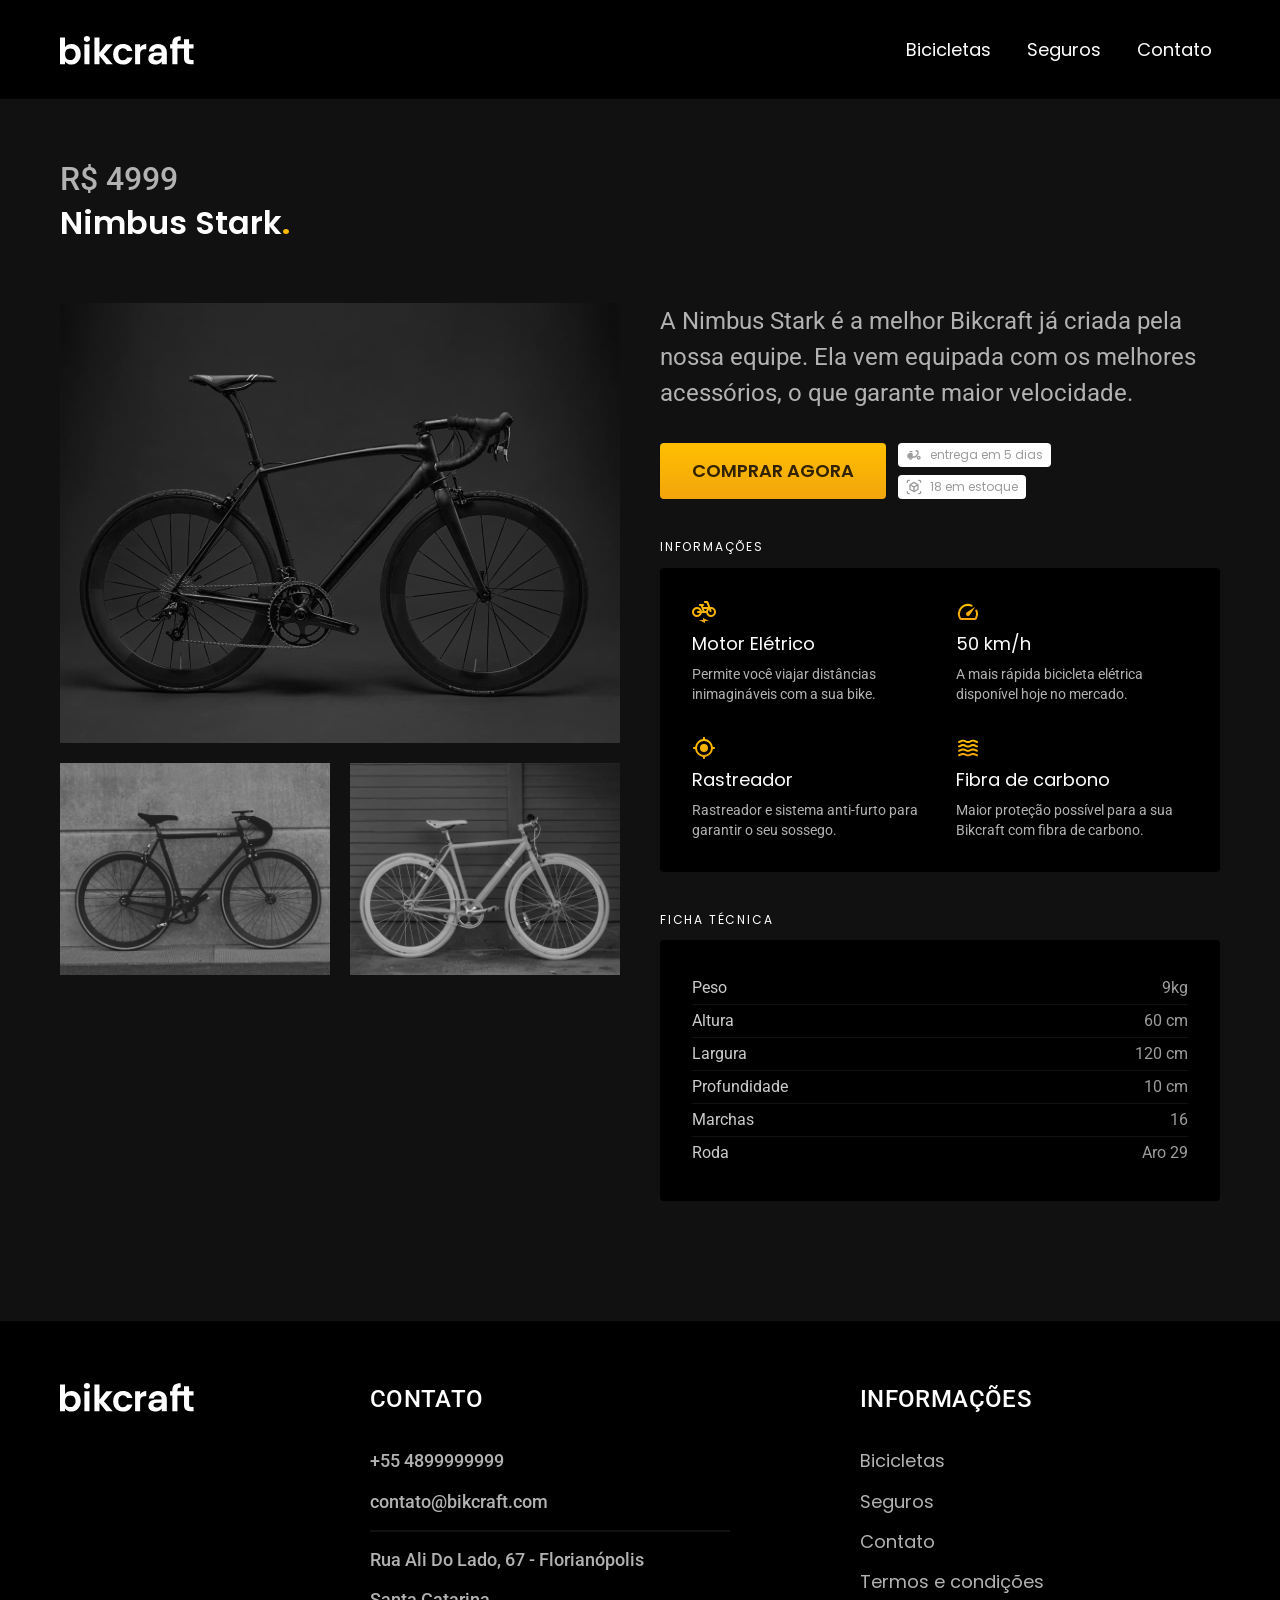
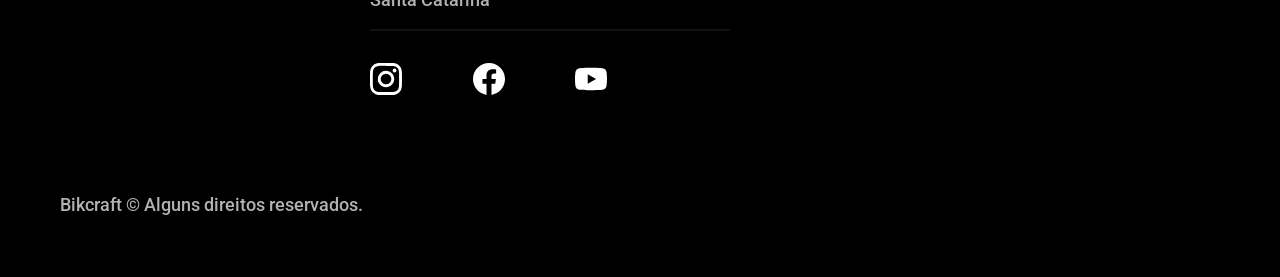
<file: bicicletas/nimbus.html>
<!DOCTYPE html>
<html lang="pt-br">

<head>
  <meta charset="UTF-8">
  <meta name="viewport" content="width=device-width, initial-scale=1.0">
  <title>Termos e Condições | Bikcraft </title>
  <meta name="drescription" content="Termos e Condições">
  <link rel="stylesheet" href="../css/style.css">
  <link rel="preconnect" href="https://fonts.googleapis.com">
  <link rel="preconnect" href="https://fonts.gstatic.com" crossorigin>
  <link href="https://fonts.googleapis.com/css2?family=Poppins:ital,wght@0,100;0,200;0,300;0,400;0,500;0,600;0,700;0,800;0,900;1,100;1,200;1,300;1,400;1,500;1,600;1,700;1,800;1,900&family=Roboto:ital,wght@0,100..900;1,100..900&display=swap" rel="stylesheet">
</head>

<body id="bicicleta">
  <header class="header-bg">
    <div class="header">
      <a href="../index.html"><img src="../img/bikcraft.svg" alt="Bikcraft"></a>
      <nav aria-label="primaria">
        <ul class="header-menu">
          <li> <a href="../bicicletas.html">Bicicletas</a> </li>
          <li> <a href="../seguros.html">Seguros</a> </li>
          <li> <a href="../contato.html">Contato</a> </li>
        </ul>
      </nav>
    </div>
  </header>

  <main class="titulo-bg">
    <div>
      <div class="titulo container">
        <p class="font-2-xl cor-5">R$ 4999 </p>
        <h1 class="font-1-xl cor-0">Nimbus Stark<span class="cor-p1">.</span></h1>
      </div>
    </div>

    <div class="bicicleta container">
      <div class="bicicleta-imagens">
        <img src="../img/bicicleta/nimbus1.jpg" alt="">
        <img src="../img/bicicleta/nimbus2.jpg" alt="">
        <img src="../img/bicicleta/nimbus3.jpg" alt="">
      </div>
      <div class="bicicleta-conteudo">
        <p class="font-2-l cor-5"> A Nimbus Stark é a melhor Bikcraft já criada pela nossa equipe. Ela vem equipada com os melhores acessórios, o que garante maior velocidade.</p>
        <div class="bicicleta-comprar">
          <a class="botao" href="../orcamento.html">Comprar Agora</a>
          <span class="font-1-xs cor-6"><img src="../img/icones/entrega.svg" alt=""> entrega em 5 dias</span>
          <span class="font-1-xs cor-6"><img src="../img/icones/estoque.svg" alt=""> 18 em estoque</span>
        </div>
        <h2 class="font-1-xs cor-0">Informações</h2>
        <ul class="bicicleta-informacoes">
          <li>
            <img src="../img/icones/eletrica.svg" alt="">
            <h3 class="font-1-m cor-0">Motor Elétrico</h3>
            <p class="font-2-xs cor-5">Permite você viajar distâncias inimagináveis com a sua bike.</p>
          </li>
          <li>
            <img src="../img/icones/velocidade.svg" alt="">
            <h3 class="font-1-m cor-0">50 km/h</h3>
            <p class="font-2-xs cor-5">A mais rápida bicicleta elétrica disponível hoje no mercado.</p>
          </li>
          <li>
            <img src="../img/icones/rastreador.svg" alt="">
            <h3 class="font-1-m cor-0">Rastreador</h3>
            <p class="font-2-xs cor-5">Rastreador e sistema anti-furto para garantir o seu sossego.</p>
          </li>
          <li>
            <img src="../img/icones/carbono.svg" alt="">
            <h3 class="font-1-m cor-0">Fibra de carbono</h3>
            <p class="font-2-xs cor-5">Maior proteção possível para a sua Bikcraft com fibra de carbono.</p>
          </li>
        </ul>
        <h2 class="font-1-xs cor-0">Ficha Técnica</h2>
        <ul class="bicicleta-ficha font-2-s cor-4">
          <li>Peso <span>9kg</span></li>
          <li>Altura <span>60 cm</span></li>
          <li>Largura <span>120 cm</span></li>
          <li>Profundidade <span>10 cm</span></li>
          <li>Marchas <span>16</span></li>
          <li>Roda <span>Aro 29</span></li>
        </ul>
      </div>
    </div>

  </main>


  <footer class="footer-bg">
    <div class="footer container">
      <img src="/img/bikcraft.svg" alt="Bikcraft">
      <div class="footer-contato">
        <h3 class="font-2-l-b cor-0">Contato</h3>
        <ul class="font-2-m cor-5">
          <li><a href="tel:+55489999999">+55 4899999999</a></li>
          <li><a href="mailto:contato@bikcraft.com">contato@bikcraft.com</a></li>
          <li>Rua Ali Do Lado, 67 - Florianópolis</li>
          <li>Santa Catarina</li>
        </ul>
        <div class="footer-redes">
          <a href="../"><img src="../img/redes/instagram.svg" alt="">Instagram</a>
          <a href="../"><img src="../img/redes/facebook.svg" alt="">Facebook</a>
          <a href="../"><img src="../img/redes/youtube.svg" alt="">Youtube</a>
        </div>
      </div>
      <div class="footer-informacoes">
        <h3 class="font-2-l-b cor-0">Informações</h3>
        <nav>
          <ul class="font-1-m cor-5">
            <li> <a href="../bicicletas.html">Bicicletas</a> </li>
            <li> <a href="../seguros.html">Seguros</a> </li>
            <li> <a href="../contato.html">Contato</a> </li>
            <li> <a href="../termos.html">Termos e condições</a> </li>

          </ul>
        </nav>
      </div>
      <p class="footer-copy font-2-m cor-5">Bikcraft © Alguns direitos reservados.</p>
    </div>
  </footer>
</body>

</html>
</file>
<file: css/style.css>
@import "./global/global.css";
@import "./utilidades/tipografia.css";
@import "./utilidades/cores.css";
@import "./global/header.css";
/*home*/
@import "./home/introducao.css";
/*utilidades*/
@import "./utilidades/componentes.css";
@import "./bicicletas/bicicletas-lista.css";
@import "./home/tecnologia.css";
@import "./home/parceiros.css";
@import "./home/depoimento.css";
@import "./seguros/seguros.css";
@import "./global/footer.css";
@import "./termos/termos.css";
@import "./bicicletas/bicicletas.css";
@import "./seguros/vantagens.css";
@import "./seguros/perguntas.css";
@import "./bicicleta/bicicleta.css";
</file>
